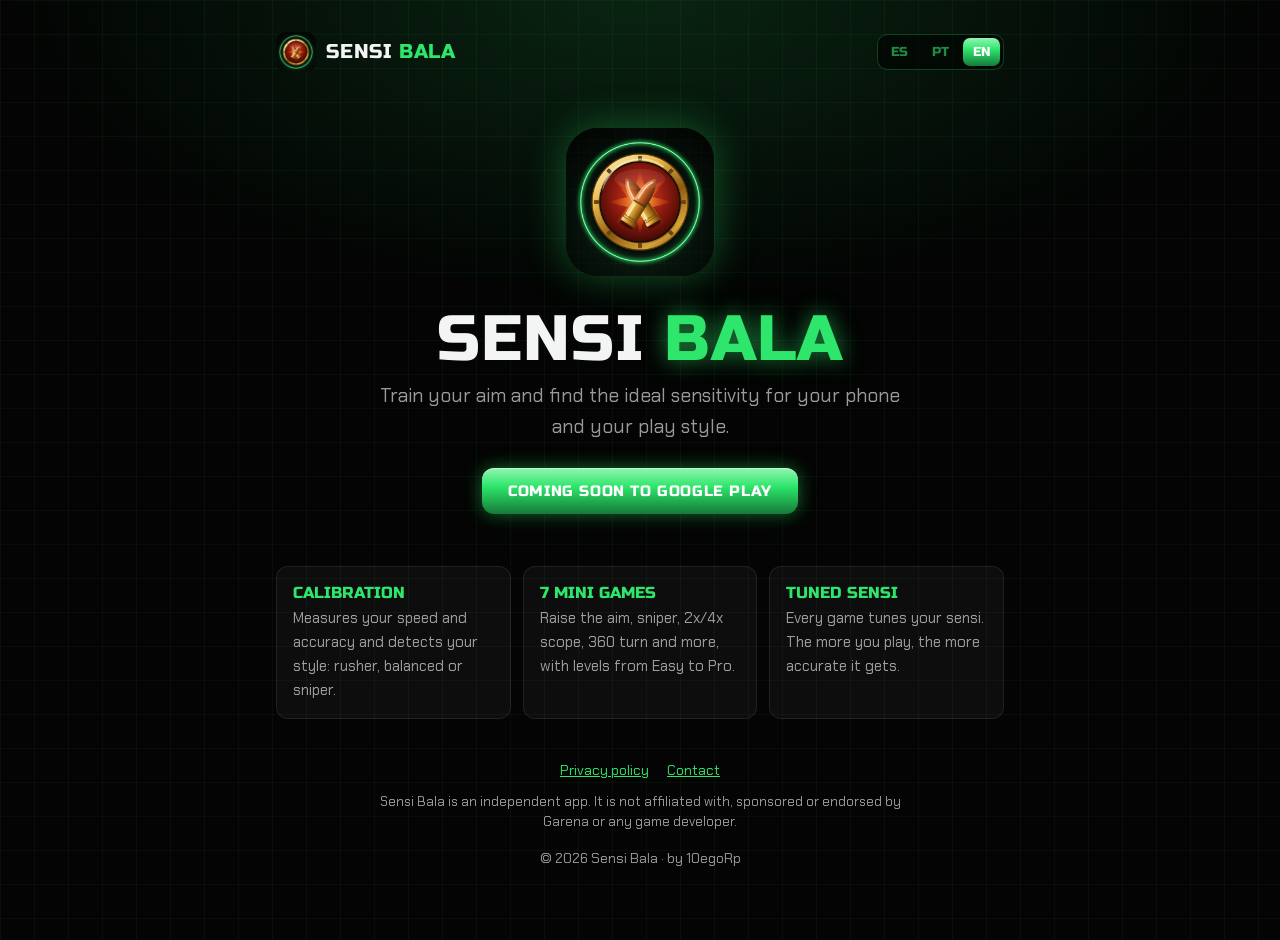
<file: index.html>
<!doctype html>
<html lang="es">
<head>
  <meta charset="utf-8" />
  <meta name="viewport" content="width=device-width, initial-scale=1" />
  <title>Sensi Bala</title>
  <meta name="description" content="Sensi Bala: entrena tu puntería y encuentra la sensibilidad ideal para tu celular con mini juegos." />
  <meta name="theme-color" content="#030403" />
  <link rel="icon" type="image/png" href="favicon.png" />
  <link rel="apple-touch-icon" href="icono-192.png" />
  <meta property="og:title" content="Sensi Bala" />
  <meta property="og:description" content="Entrena tu puntería. Encuentra tu sensi." />
  <meta property="og:image" content="icono.png" />
  <link rel="stylesheet" href="estilo.css" />
  <script src="idioma.js"></script>
</head>
<body>
  <div class="contenedor">
    <header class="barra">
      <a class="marca" href="./"><img src="icono-192.png" alt="" /><span>SENSI <b>BALA</b></span></a>
      <div class="idiomas" role="group" aria-label="Idioma">
        <button data-elegir="es">ES</button><button data-elegir="pt">PT</button><button data-elegir="en">EN</button>
      </div>
    </header>

    <section class="hero">
      <img src="icono.png" alt="Sensi Bala" />
      <h1>SENSI <b>BALA</b></h1>
      <p data-idioma="es">Entrena tu puntería y encuentra la sensibilidad ideal para tu celular y tu forma de jugar.</p>
      <p data-idioma="pt">Treine sua mira e encontre a sensibilidade ideal para o seu celular e o seu jeito de jogar.</p>
      <p data-idioma="en">Train your aim and find the ideal sensitivity for your phone and your play style.</p>
      <div data-idioma="es"><span class="boton">Próximamente en Google Play</span></div>
      <div data-idioma="pt"><span class="boton">Em breve no Google Play</span></div>
      <div data-idioma="en"><span class="boton">Coming soon to Google Play</span></div>
    </section>

    <div class="funciones">
      <div class="funcion">
        <h3 data-idioma="es">Calibración</h3><h3 data-idioma="pt">Calibração</h3><h3 data-idioma="en">Calibration</h3>
        <p data-idioma="es">Mide tu velocidad y tu precisión y detecta tu estilo: rusher, equilibrado o sniper.</p>
        <p data-idioma="pt">Mede sua velocidade e precisão e detecta seu estilo: rusher, equilibrado ou sniper.</p>
        <p data-idioma="en">Measures your speed and accuracy and detects your style: rusher, balanced or sniper.</p>
      </div>
      <div class="funcion">
        <h3 data-idioma="es">7 mini juegos</h3><h3 data-idioma="pt">7 minigames</h3><h3 data-idioma="en">7 mini games</h3>
        <p data-idioma="es">Subir la mira, francotirador, mira 2x/4x, giro 360 y más, con niveles de Fácil a Pro.</p>
        <p data-idioma="pt">Subir a mira, sniper, mira 2x/4x, giro 360 e mais, com níveis de Fácil a Pro.</p>
        <p data-idioma="en">Raise the aim, sniper, 2x/4x scope, 360 turn and more, with levels from Easy to Pro.</p>
      </div>
      <div class="funcion">
        <h3 data-idioma="es">Sensi afinada</h3><h3 data-idioma="pt">Sensi ajustada</h3><h3 data-idioma="en">Tuned sensi</h3>
        <p data-idioma="es">Cada partida ajusta tu sensi. Entre más juegas, más exacta es.</p>
        <p data-idioma="pt">Cada partida ajusta sua sensi. Quanto mais você joga, mais exata ela fica.</p>
        <p data-idioma="en">Every game tunes your sensi. The more you play, the more accurate it gets.</p>
      </div>
    </div>

    <footer>
      <nav>
        <a href="privacidad.html"><span data-idioma="es">Política de privacidad</span><span data-idioma="pt">Política de privacidade</span><span data-idioma="en">Privacy policy</span></a>
        <a href="mailto:diegopacheco7995@gmail.com"><span data-idioma="es">Contacto</span><span data-idioma="pt">Contato</span><span data-idioma="en">Contact</span></a>
      </nav>
      <p class="aviso" data-idioma="es">Sensi Bala es una app independiente. No está afiliada, patrocinada ni aprobada por Garena ni por ningún desarrollador de videojuegos.</p>
      <p class="aviso" data-idioma="pt">Sensi Bala é um app independente. Não é afiliado, patrocinado nem aprovado pela Garena nem por nenhum desenvolvedor de jogos.</p>
      <p class="aviso" data-idioma="en">Sensi Bala is an independent app. It is not affiliated with, sponsored or endorsed by Garena or any game developer.</p>
      <p>© 2026 Sensi Bala · by 10egoRp</p>
    </footer>
  </div>
</body>
</html>
</file>
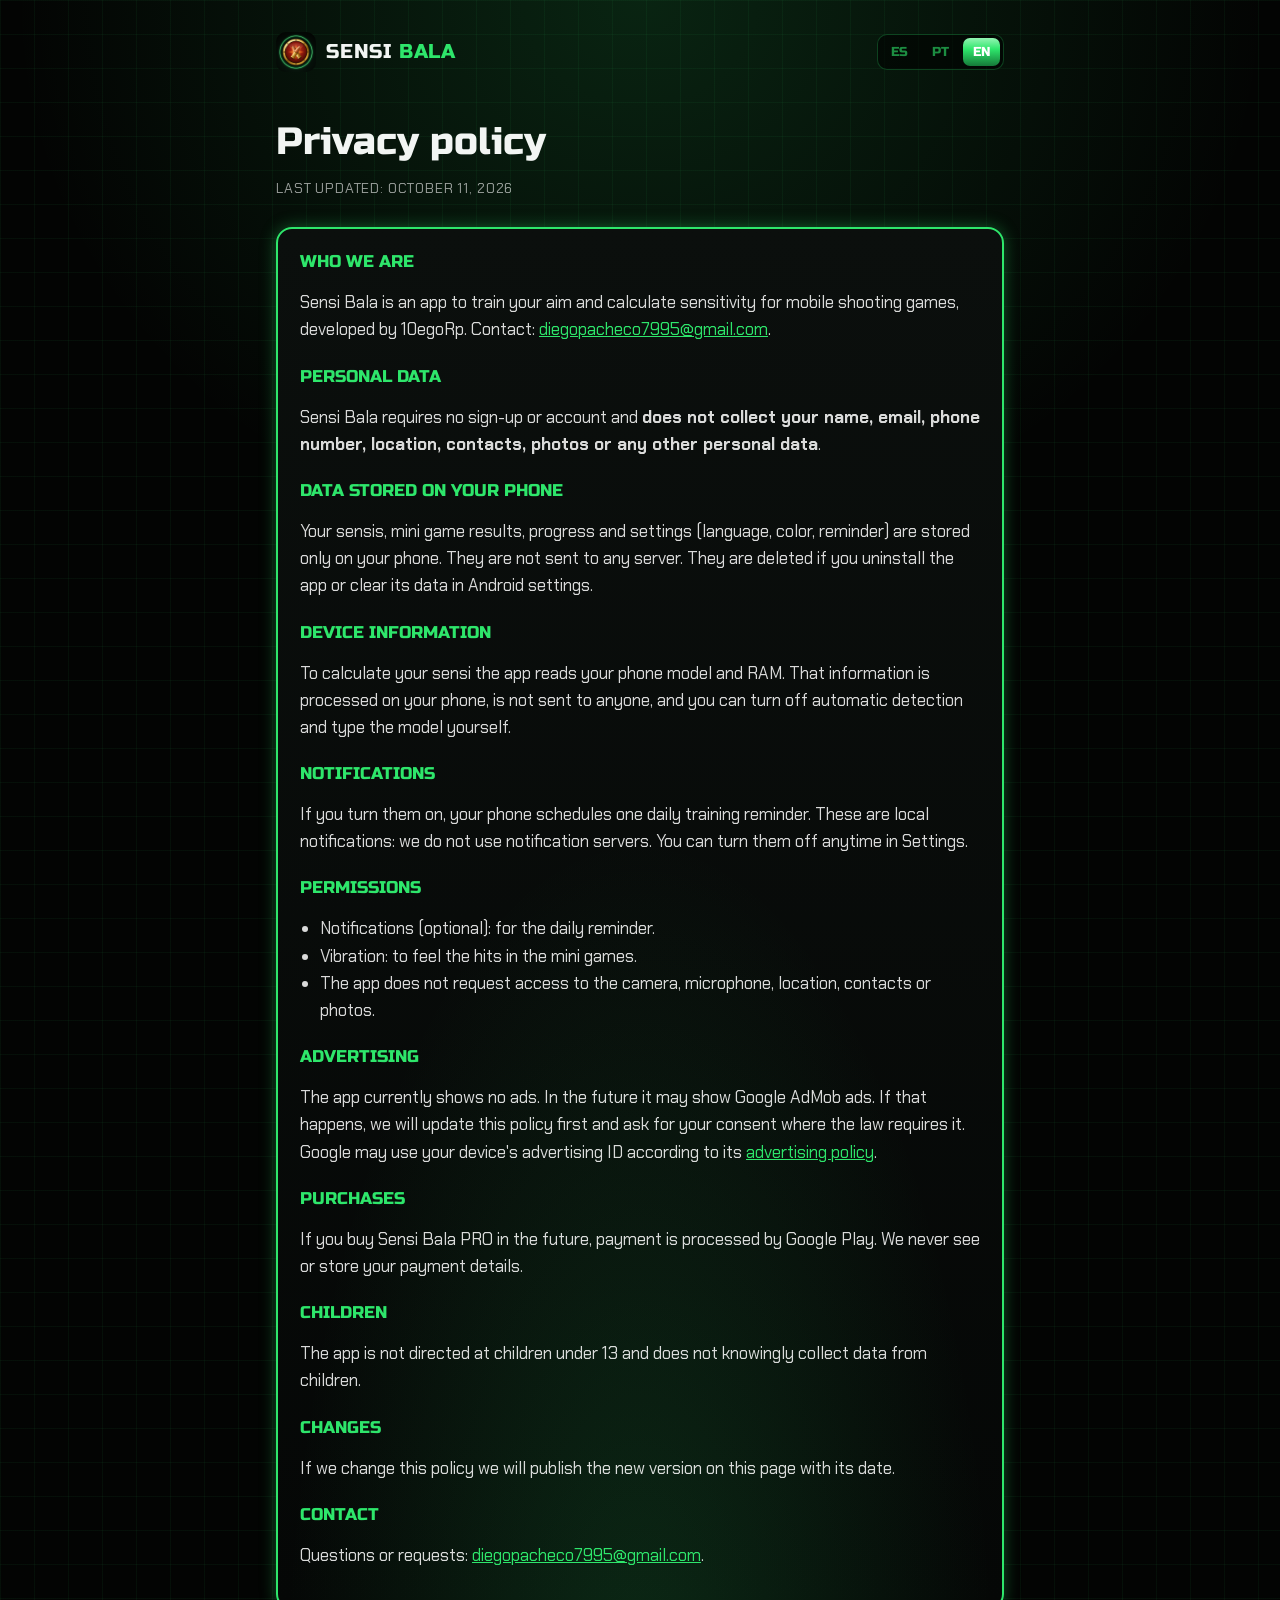
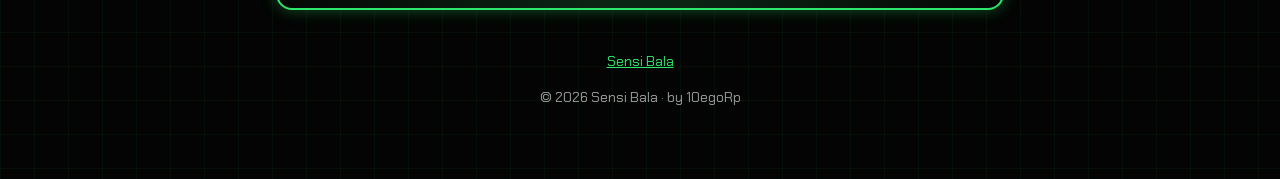
<file: privacidad.html>
<!doctype html>
<html lang="es">
<head>
  <meta charset="utf-8" />
  <meta name="viewport" content="width=device-width, initial-scale=1" />
  <title>Política de privacidad · Sensi Bala</title>
  <meta name="description" content="Política de privacidad de la app Sensi Bala." />
  <meta name="theme-color" content="#030403" />
  <link rel="icon" type="image/png" href="favicon.png" />
  <link rel="stylesheet" href="estilo.css" />
  <script src="idioma.js"></script>
</head>
<body>
  <div class="contenedor">
    <header class="barra">
      <a class="marca" href="./"><img src="icono-192.png" alt="" /><span>SENSI <b>BALA</b></span></a>
      <div class="idiomas" role="group" aria-label="Idioma">
        <button data-elegir="es">ES</button><button data-elegir="pt">PT</button><button data-elegir="en">EN</button>
      </div>
    </header>

    <!-- ===================== ESPAÑOL ===================== -->
    <div data-idioma="es">
      <h1 class="titulo">Política de privacidad</h1>
      <div class="fecha">Última actualización: 11 de octubre de 2026</div>
      <div class="panel">
        <h2>Quiénes somos</h2>
        <p>Sensi Bala es una app para entrenar la puntería y calcular la sensibilidad en juegos de disparos para celular. La desarrolla 10egoRp. Contacto: <a href="mailto:diegopacheco7995@gmail.com">diegopacheco7995@gmail.com</a>.</p>

        <h2>Datos personales</h2>
        <p>Sensi Bala no pide registro ni cuenta y <strong>no recopila tu nombre, correo, teléfono, ubicación, contactos, fotos ni ningún otro dato personal</strong>.</p>

        <h2>Datos que se guardan en tu celular</h2>
        <p>Tus sensis, tus partidas de los mini juegos, tu progreso y tus ajustes (idioma, color, recordatorio) se guardan solo en tu celular. No se envían a ningún servidor. Se borran si desinstalas la app o borras sus datos desde los ajustes de Android.</p>

        <h2>Información del celular</h2>
        <p>Para calcular tu sensi la app lee el modelo de tu celular y su memoria RAM. Esa información se procesa dentro de tu teléfono, no se envía a nadie y puedes desactivar la detección automática para escribir el modelo tú mismo.</p>

        <h2>Notificaciones</h2>
        <p>Si las activas, el celular programa un recordatorio diario para entrenar. Son notificaciones locales: no usamos servidores de notificaciones. Puedes apagarlas en cualquier momento en Ajustes.</p>

        <h2>Permisos</h2>
        <ul>
          <li>Notificaciones (opcional): para el recordatorio diario.</li>
          <li>Vibración: para sentir los impactos en los mini juegos.</li>
          <li>La app no pide acceso a cámara, micrófono, ubicación, contactos ni fotos.</li>
        </ul>

        <h2>Publicidad</h2>
        <p>Por ahora la app no muestra anuncios. Más adelante podrá mostrar anuncios de Google AdMob. Si eso pasa, actualizaremos esta política antes y, donde la ley lo exija (por ejemplo en la Unión Europea), te pediremos tu consentimiento. Google podría usar el identificador de publicidad de tu dispositivo según su <a href="https://policies.google.com/technologies/ads" rel="noopener">política de publicidad</a>.</p>

        <h2>Compras</h2>
        <p>Si en el futuro compras Sensi Bala PRO, el pago lo procesa Google Play. Nosotros no vemos ni guardamos tus datos de pago.</p>

        <h2>Menores de edad</h2>
        <p>La app no está dirigida a menores de 13 años y no recopila a sabiendas datos de menores.</p>

        <h2>Cambios</h2>
        <p>Si cambiamos esta política publicaremos la nueva versión en esta página con su fecha.</p>

        <h2>Contacto</h2>
        <p>Preguntas o solicitudes: <a href="mailto:diegopacheco7995@gmail.com">diegopacheco7995@gmail.com</a>.</p>
      </div>
    </div>

    <!-- ===================== PORTUGUÊS ===================== -->
    <div data-idioma="pt">
      <h1 class="titulo">Política de privacidade</h1>
      <div class="fecha">Última atualização: 11 de outubro de 2026</div>
      <div class="panel">
        <h2>Quem somos</h2>
        <p>Sensi Bala é um app para treinar a mira e calcular a sensibilidade em jogos de tiro para celular, desenvolvido por 10egoRp. Contato: <a href="mailto:diegopacheco7995@gmail.com">diegopacheco7995@gmail.com</a>.</p>

        <h2>Dados pessoais</h2>
        <p>O Sensi Bala não pede cadastro nem conta e <strong>não coleta seu nome, e-mail, telefone, localização, contatos, fotos nem qualquer outro dado pessoal</strong>.</p>

        <h2>Dados salvos no seu celular</h2>
        <p>Suas sensis, partidas dos minigames, progresso e ajustes (idioma, cor, lembrete) ficam salvos apenas no seu celular. Não são enviados a nenhum servidor. São apagados se você desinstalar o app ou limpar os dados dele nas configurações do Android.</p>

        <h2>Informações do celular</h2>
        <p>Para calcular sua sensi o app lê o modelo do seu celular e a memória RAM. Essa informação é processada no seu telefone, não é enviada a ninguém e você pode desativar a detecção automática para digitar o modelo.</p>

        <h2>Notificações</h2>
        <p>Se você ativar, o celular agenda um lembrete diário para treinar. São notificações locais: não usamos servidores de notificação. Você pode desligar quando quiser em Ajustes.</p>

        <h2>Permissões</h2>
        <ul>
          <li>Notificações (opcional): para o lembrete diário.</li>
          <li>Vibração: para sentir os impactos nos minigames.</li>
          <li>O app não pede acesso a câmera, microfone, localização, contatos nem fotos.</li>
        </ul>

        <h2>Publicidade</h2>
        <p>Por enquanto o app não exibe anúncios. No futuro poderá exibir anúncios do Google AdMob. Se isso acontecer, atualizaremos esta política antes e, onde a lei exigir, pediremos seu consentimento. O Google pode usar o identificador de publicidade do seu dispositivo conforme sua <a href="https://policies.google.com/technologies/ads" rel="noopener">política de publicidade</a>.</p>

        <h2>Compras</h2>
        <p>Se no futuro você comprar o Sensi Bala PRO, o pagamento é processado pelo Google Play. Nós não vemos nem guardamos seus dados de pagamento.</p>

        <h2>Menores de idade</h2>
        <p>O app não é direcionado a menores de 13 anos e não coleta intencionalmente dados de menores.</p>

        <h2>Alterações</h2>
        <p>Se mudarmos esta política, publicaremos a nova versão nesta página com a data.</p>

        <h2>Contato</h2>
        <p>Dúvidas ou solicitações: <a href="mailto:diegopacheco7995@gmail.com">diegopacheco7995@gmail.com</a>.</p>
      </div>
    </div>

    <!-- ===================== ENGLISH ===================== -->
    <div data-idioma="en">
      <h1 class="titulo">Privacy policy</h1>
      <div class="fecha">Last updated: October 11, 2026</div>
      <div class="panel">
        <h2>Who we are</h2>
        <p>Sensi Bala is an app to train your aim and calculate sensitivity for mobile shooting games, developed by 10egoRp. Contact: <a href="mailto:diegopacheco7995@gmail.com">diegopacheco7995@gmail.com</a>.</p>

        <h2>Personal data</h2>
        <p>Sensi Bala requires no sign-up or account and <strong>does not collect your name, email, phone number, location, contacts, photos or any other personal data</strong>.</p>

        <h2>Data stored on your phone</h2>
        <p>Your sensis, mini game results, progress and settings (language, color, reminder) are stored only on your phone. They are not sent to any server. They are deleted if you uninstall the app or clear its data in Android settings.</p>

        <h2>Device information</h2>
        <p>To calculate your sensi the app reads your phone model and RAM. That information is processed on your phone, is not sent to anyone, and you can turn off automatic detection and type the model yourself.</p>

        <h2>Notifications</h2>
        <p>If you turn them on, your phone schedules one daily training reminder. These are local notifications: we do not use notification servers. You can turn them off anytime in Settings.</p>

        <h2>Permissions</h2>
        <ul>
          <li>Notifications (optional): for the daily reminder.</li>
          <li>Vibration: to feel the hits in the mini games.</li>
          <li>The app does not request access to the camera, microphone, location, contacts or photos.</li>
        </ul>

        <h2>Advertising</h2>
        <p>The app currently shows no ads. In the future it may show Google AdMob ads. If that happens, we will update this policy first and ask for your consent where the law requires it. Google may use your device's advertising ID according to its <a href="https://policies.google.com/technologies/ads" rel="noopener">advertising policy</a>.</p>

        <h2>Purchases</h2>
        <p>If you buy Sensi Bala PRO in the future, payment is processed by Google Play. We never see or store your payment details.</p>

        <h2>Children</h2>
        <p>The app is not directed at children under 13 and does not knowingly collect data from children.</p>

        <h2>Changes</h2>
        <p>If we change this policy we will publish the new version on this page with its date.</p>

        <h2>Contact</h2>
        <p>Questions or requests: <a href="mailto:diegopacheco7995@gmail.com">diegopacheco7995@gmail.com</a>.</p>
      </div>
    </div>

    <footer>
      <nav><a href="./">Sensi Bala</a></nav>
      <p>© 2026 Sensi Bala · by 10egoRp</p>
    </footer>
  </div>
</body>
</html>
</file>
<file: estilo.css>
@import url('https://fonts.googleapis.com/css2?family=Chakra+Petch:wght@500;600;700&family=Russo+One&display=swap');

:root {
  --acento: #2ee66b;
  --acento-luz: #93f5b3;
  --acento-oscuro: #157a39;
  --oro: #ffd23a;
  --texto: #f2f5f3;
  --gris: rgba(255, 255, 255, 0.6);
  --fondo: #030403;
}

* { box-sizing: border-box; }

html { color-scheme: dark; }

body {
  margin: 0;
  min-height: 100vh;
  color: var(--texto);
  font-family: 'Chakra Petch', system-ui, sans-serif;
  font-size: 17px;
  line-height: 1.6;
  background:
    radial-gradient(70% 45% at 50% 0%, rgba(46, 230, 107, 0.14), transparent 70%),
    linear-gradient(rgba(46, 230, 107, 0.05) 1px, transparent 1px) 0 0 / 34px 34px,
    linear-gradient(90deg, rgba(46, 230, 107, 0.05) 1px, transparent 1px) 0 0 / 34px 34px,
    var(--fondo);
  -webkit-font-smoothing: antialiased;
}

a { color: var(--acento); }

.contenedor { max-width: 760px; margin: 0 auto; padding: 32px 16px 56px; }

header.barra { display: flex; align-items: center; justify-content: space-between; gap: 12px; }
.marca { display: flex; align-items: center; gap: 10px; text-decoration: none; color: var(--texto); }
.marca img { width: 40px; height: 40px; border-radius: 10px; }
.marca span { font-family: 'Russo One', sans-serif; font-size: 20px; letter-spacing: 0.04em; }
.marca b { color: var(--acento); font-weight: 400; }

.idiomas { display: flex; gap: 4px; padding: 3px; border-radius: 10px; background: rgba(0, 0, 0, 0.55); border: 1px solid rgba(46, 230, 107, 0.25); }
.idiomas button {
  font: 13px 'Russo One', sans-serif; text-transform: uppercase; color: rgba(46, 230, 107, 0.6);
  background: none; border: 0; padding: 6px 10px; border-radius: 7px; cursor: pointer;
}
.idiomas button[aria-pressed='true'] { color: #fff; background: linear-gradient(180deg, var(--acento-luz), var(--acento) 40%, var(--acento-oscuro)); }

.hero { text-align: center; padding: 56px 0 24px; }
.hero img { width: 148px; height: 148px; border-radius: 32px; box-shadow: 0 0 40px rgba(46, 230, 107, 0.35); }
.hero h1 { font-family: 'Russo One', sans-serif; font-weight: 400; font-size: clamp(40px, 11vw, 64px); line-height: 1.05; margin: 22px 0 8px; letter-spacing: 0.02em; }
.hero h1 b { color: var(--acento); font-weight: 400; text-shadow: 0 0 22px rgba(46, 230, 107, 0.6); }
.hero p { color: var(--gris); font-size: 19px; margin: 0 auto; max-width: 520px; }

.boton {
  display: inline-block; margin-top: 26px; padding: 14px 26px; border-radius: 12px; text-decoration: none;
  font: 15px 'Russo One', sans-serif; text-transform: uppercase; letter-spacing: 0.04em; color: #fff;
  background: linear-gradient(180deg, var(--acento-luz), var(--acento) 40%, var(--acento-oscuro));
  box-shadow: 0 0 18px rgba(46, 230, 107, 0.45), inset 0 1px 0 rgba(255, 255, 255, 0.45);
}

.panel {
  margin-top: 28px; padding: 22px; border-radius: 16px; border: 2px solid var(--acento);
  background: radial-gradient(90% 120% at 50% 110%, rgba(46, 230, 107, 0.16), transparent 55%), linear-gradient(180deg, #0b0f0d, #050706);
  box-shadow: 0 0 16px rgba(46, 230, 107, 0.35);
}

.funciones { display: grid; grid-template-columns: repeat(auto-fit, minmax(200px, 1fr)); gap: 12px; margin-top: 28px; }
.funcion { padding: 16px; border-radius: 12px; background: rgba(255, 255, 255, 0.04); border: 1px solid rgba(255, 255, 255, 0.08); }
.funcion h3 { margin: 0 0 4px; font: 16px 'Russo One', sans-serif; text-transform: uppercase; color: var(--acento); }
.funcion p { margin: 0; color: var(--gris); font-size: 15px; }

h1.titulo { font-family: 'Russo One', sans-serif; font-weight: 400; font-size: clamp(28px, 7vw, 38px); margin: 40px 0 4px; }
.fecha { color: var(--gris); font-size: 14px; text-transform: uppercase; letter-spacing: 0.06em; }
.panel h2 { font: 17px 'Russo One', sans-serif; text-transform: uppercase; color: var(--acento); margin: 22px 0 6px; }
.panel h2:first-child { margin-top: 0; }
.panel p, .panel li { color: rgba(255, 255, 255, 0.85); }
.panel ul { padding-left: 20px; }

footer { margin-top: 40px; text-align: center; color: var(--gris); font-size: 14px; }
footer nav { display: flex; justify-content: center; gap: 18px; margin-bottom: 10px; flex-wrap: wrap; }
.aviso { font-size: 13px; max-width: 560px; margin: 0 auto 10px; }

[data-idioma] { display: none; }
html[lang='es'] [data-idioma='es'], html[lang='pt'] [data-idioma='pt'], html[lang='en'] [data-idioma='en'] { display: revert; }
</file>
